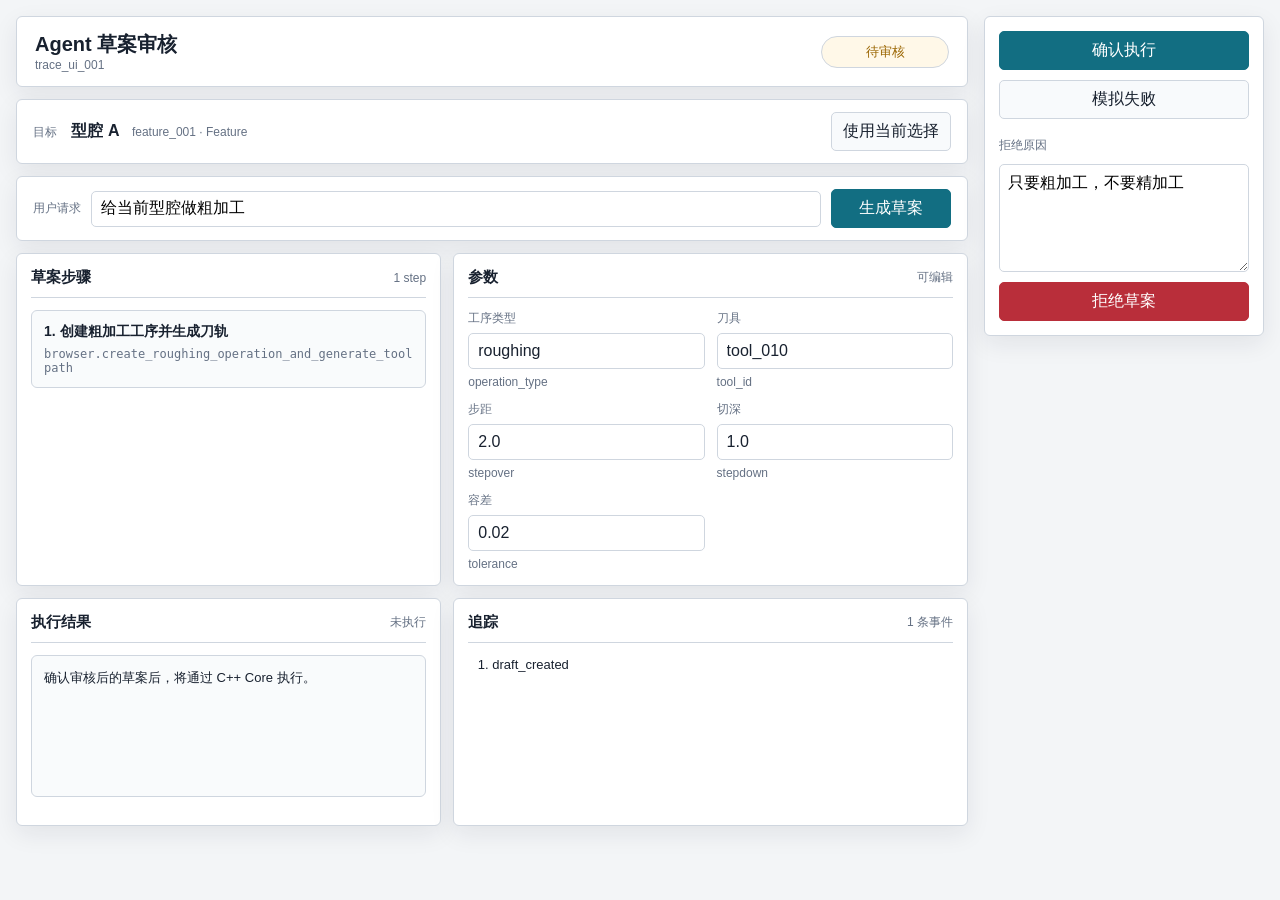
<file: ui_prototype/agent_review/index.html>
<!doctype html>
<html lang="zh-CN">
<head>
  <meta charset="utf-8">
  <meta name="viewport" content="width=device-width, initial-scale=1">
  <title>CAMClaw Agent 草案审核</title>
  <link rel="stylesheet" href="./styles.css">
</head>
<body>
  <main class="app-shell">
    <section class="workspace">
      <header class="topbar">
        <div>
          <h1>Agent 草案审核</h1>
          <p id="traceId">trace_ui_001</p>
        </div>
        <div class="status-pill" id="draftStatus">待审核</div>
      </header>

      <section class="target-row" aria-label="Target confirmation">
        <div>
          <span class="label">目标</span>
          <strong id="targetName">型腔 A</strong>
          <span id="targetMeta">feature_001 · Feature</span>
        </div>
        <button class="secondary" id="useSelectionButton" type="button">使用当前选择</button>
      </section>

      <section class="prompt-row" aria-label="Agent planning">
        <label for="userRequest">用户请求</label>
        <input id="userRequest" type="text" value="给当前型腔做粗加工">
        <button class="primary" id="generateDraftButton" type="button">生成草案</button>
      </section>

      <section class="content-grid">
        <article class="panel draft-panel">
          <header class="panel-header">
            <h2>草案步骤</h2>
            <span>1 step</span>
          </header>
          <div id="stepList" class="step-list"></div>
        </article>

        <article class="panel parameter-panel">
          <header class="panel-header">
            <h2>参数</h2>
            <span id="editMode">可编辑</span>
          </header>
          <form id="parameterForm" class="parameter-grid"></form>
        </article>

        <article class="panel result-panel">
          <header class="panel-header">
            <h2>执行结果</h2>
            <span id="resultStatus">未执行</span>
          </header>
          <div id="resultBody" class="result-body">确认审核后的草案后，将通过 C++ Core 执行。</div>
        </article>

        <article class="panel trace-panel">
          <header class="panel-header">
            <h2>追踪</h2>
            <span id="traceCount">0 events</span>
          </header>
          <ol id="traceList" class="trace-list"></ol>
        </article>
      </section>
    </section>

    <aside class="action-rail">
      <button class="primary" id="confirmButton" type="button">确认执行</button>
      <button class="secondary" id="simulateFailureButton" type="button">模拟失败</button>
      <label class="reject-label" for="rejectReason">拒绝原因</label>
      <textarea id="rejectReason" rows="5">只要粗加工，不要精加工</textarea>
      <button class="danger" id="rejectButton" type="button">拒绝草案</button>
    </aside>
  </main>

  <script src="./review.js"></script>
</body>
</html>
</file>
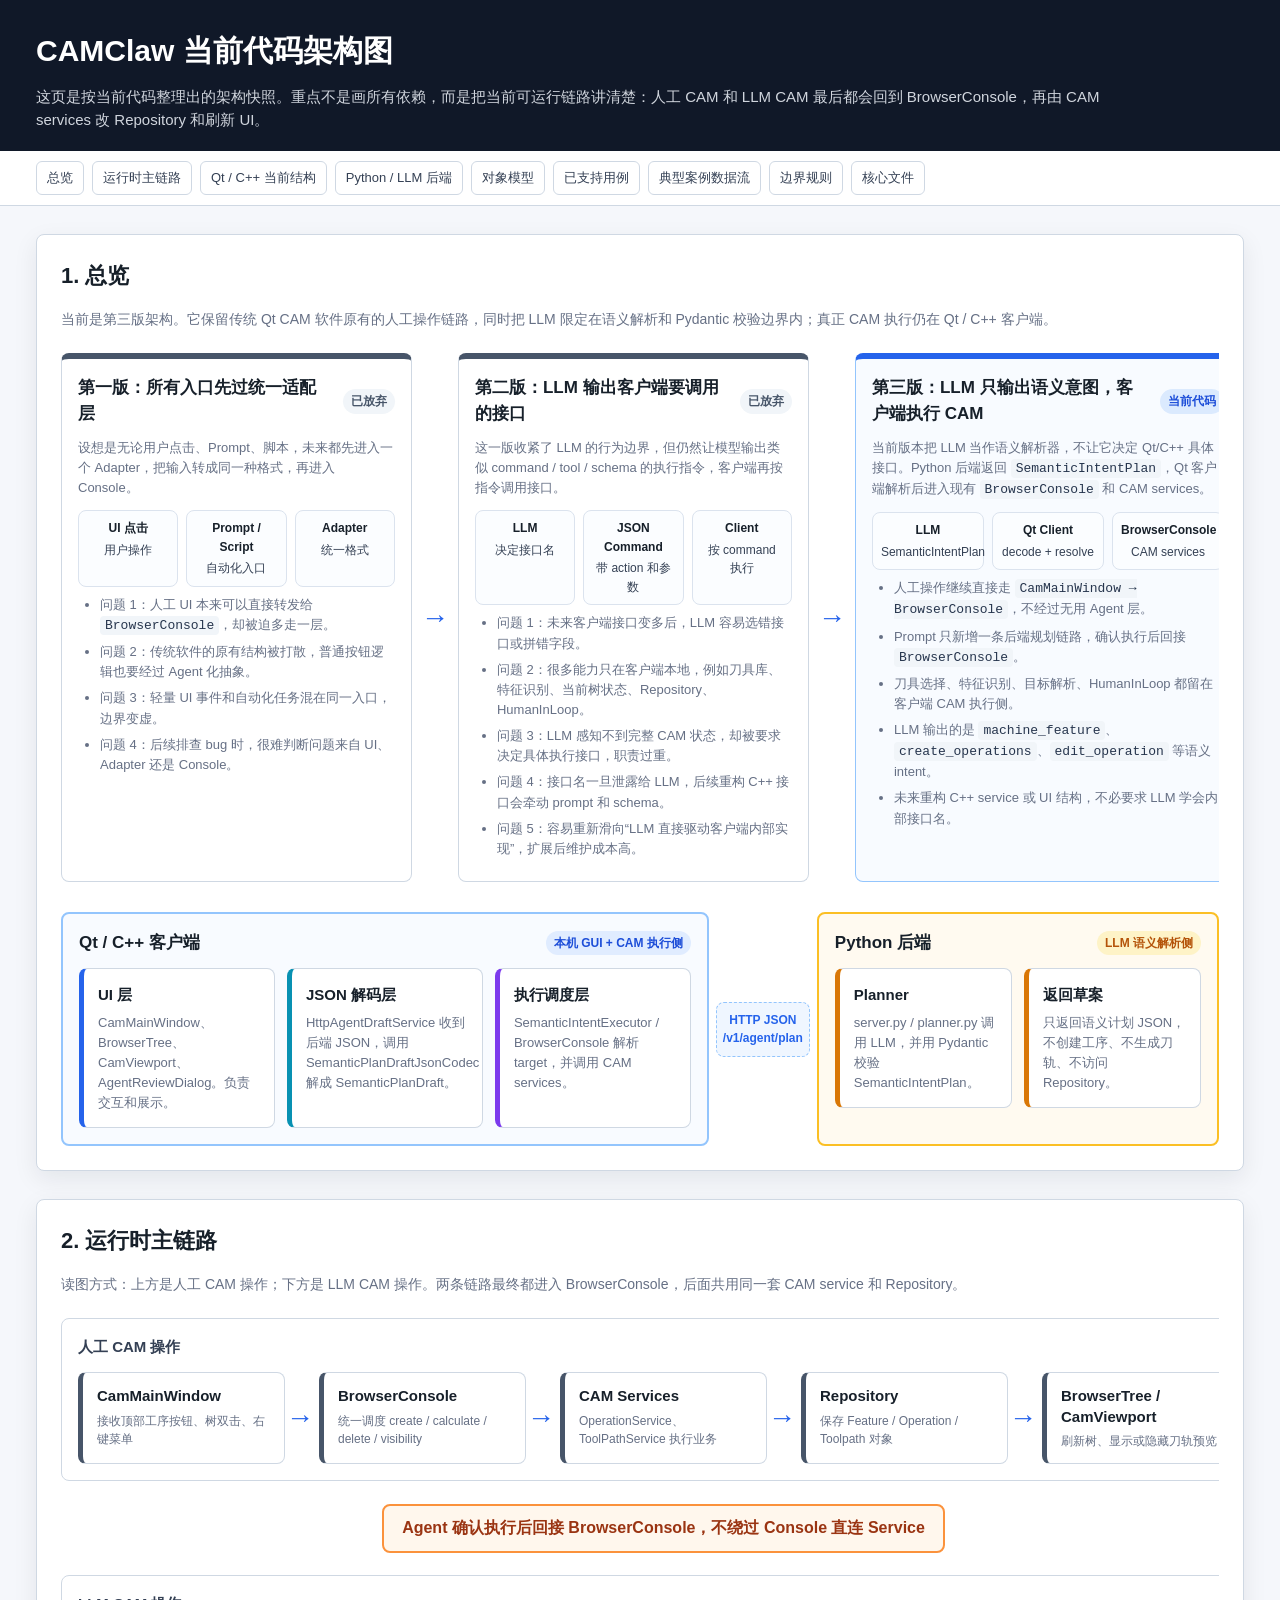
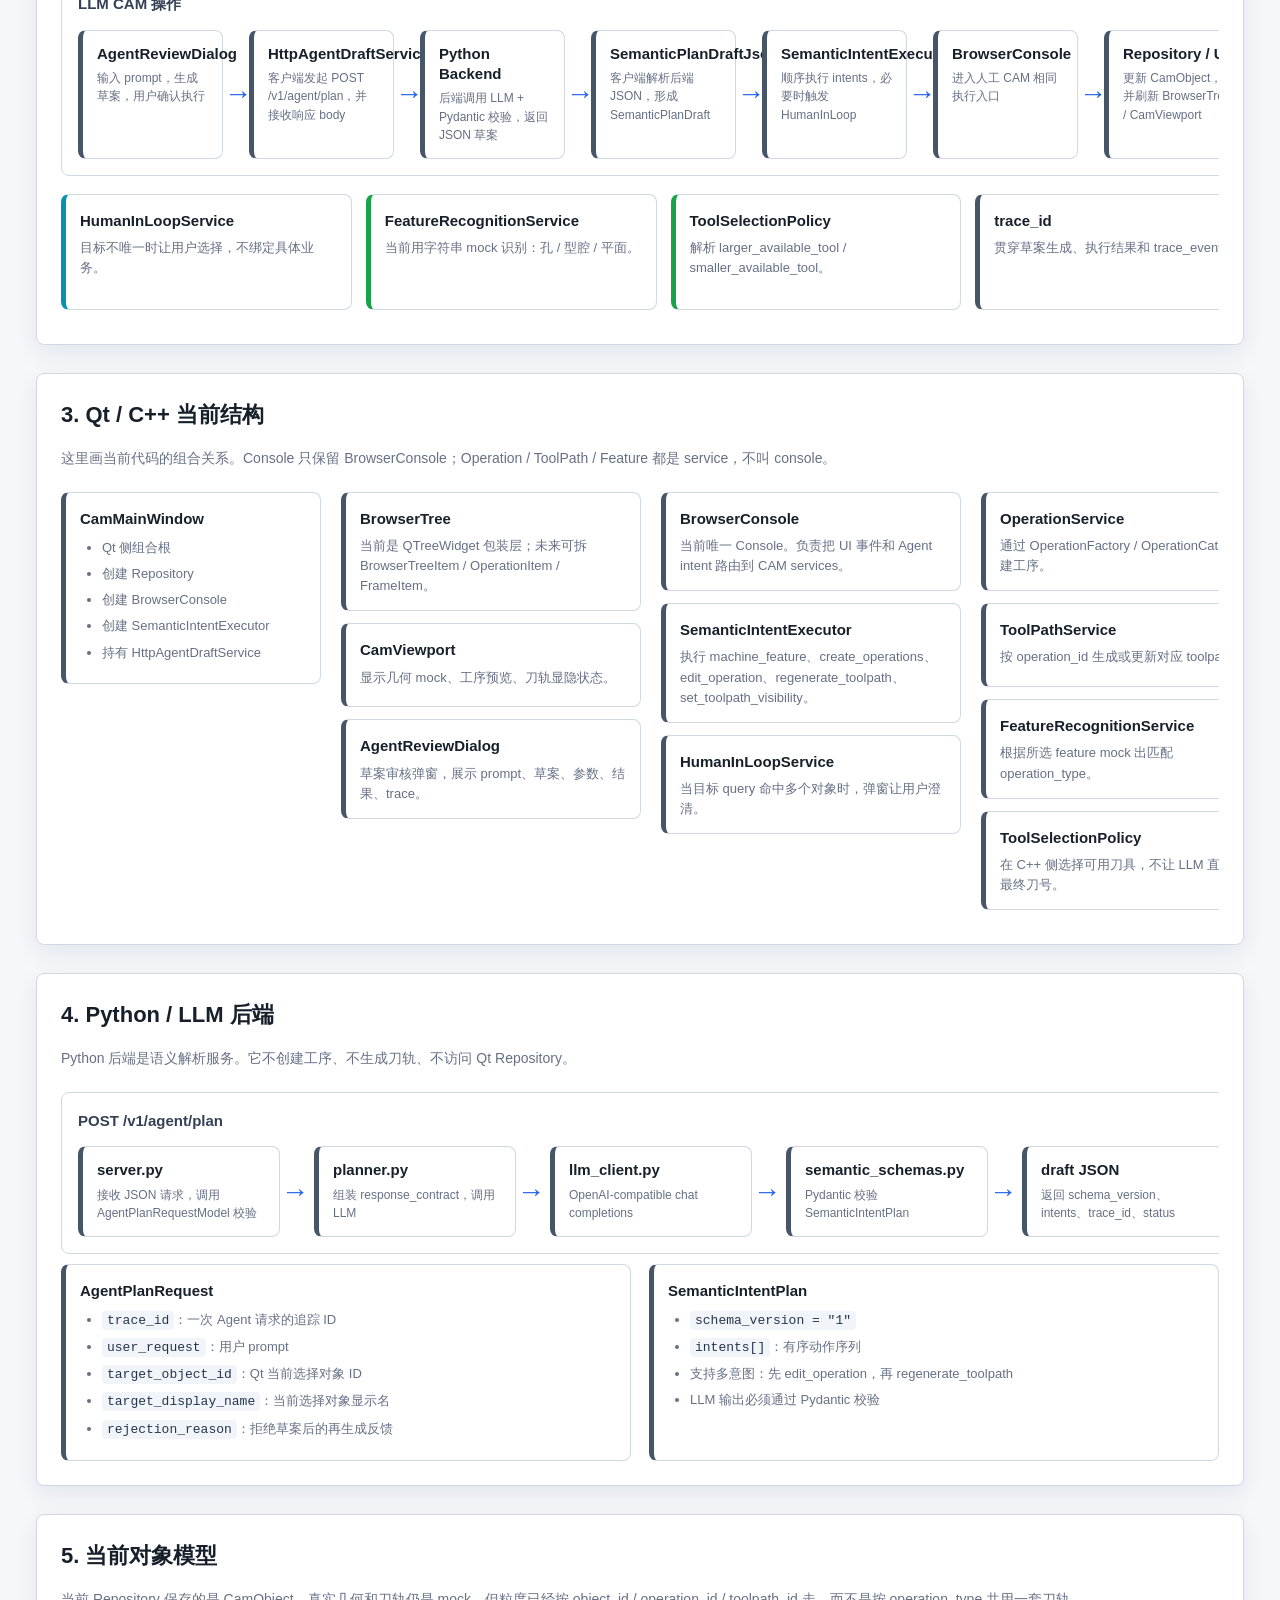
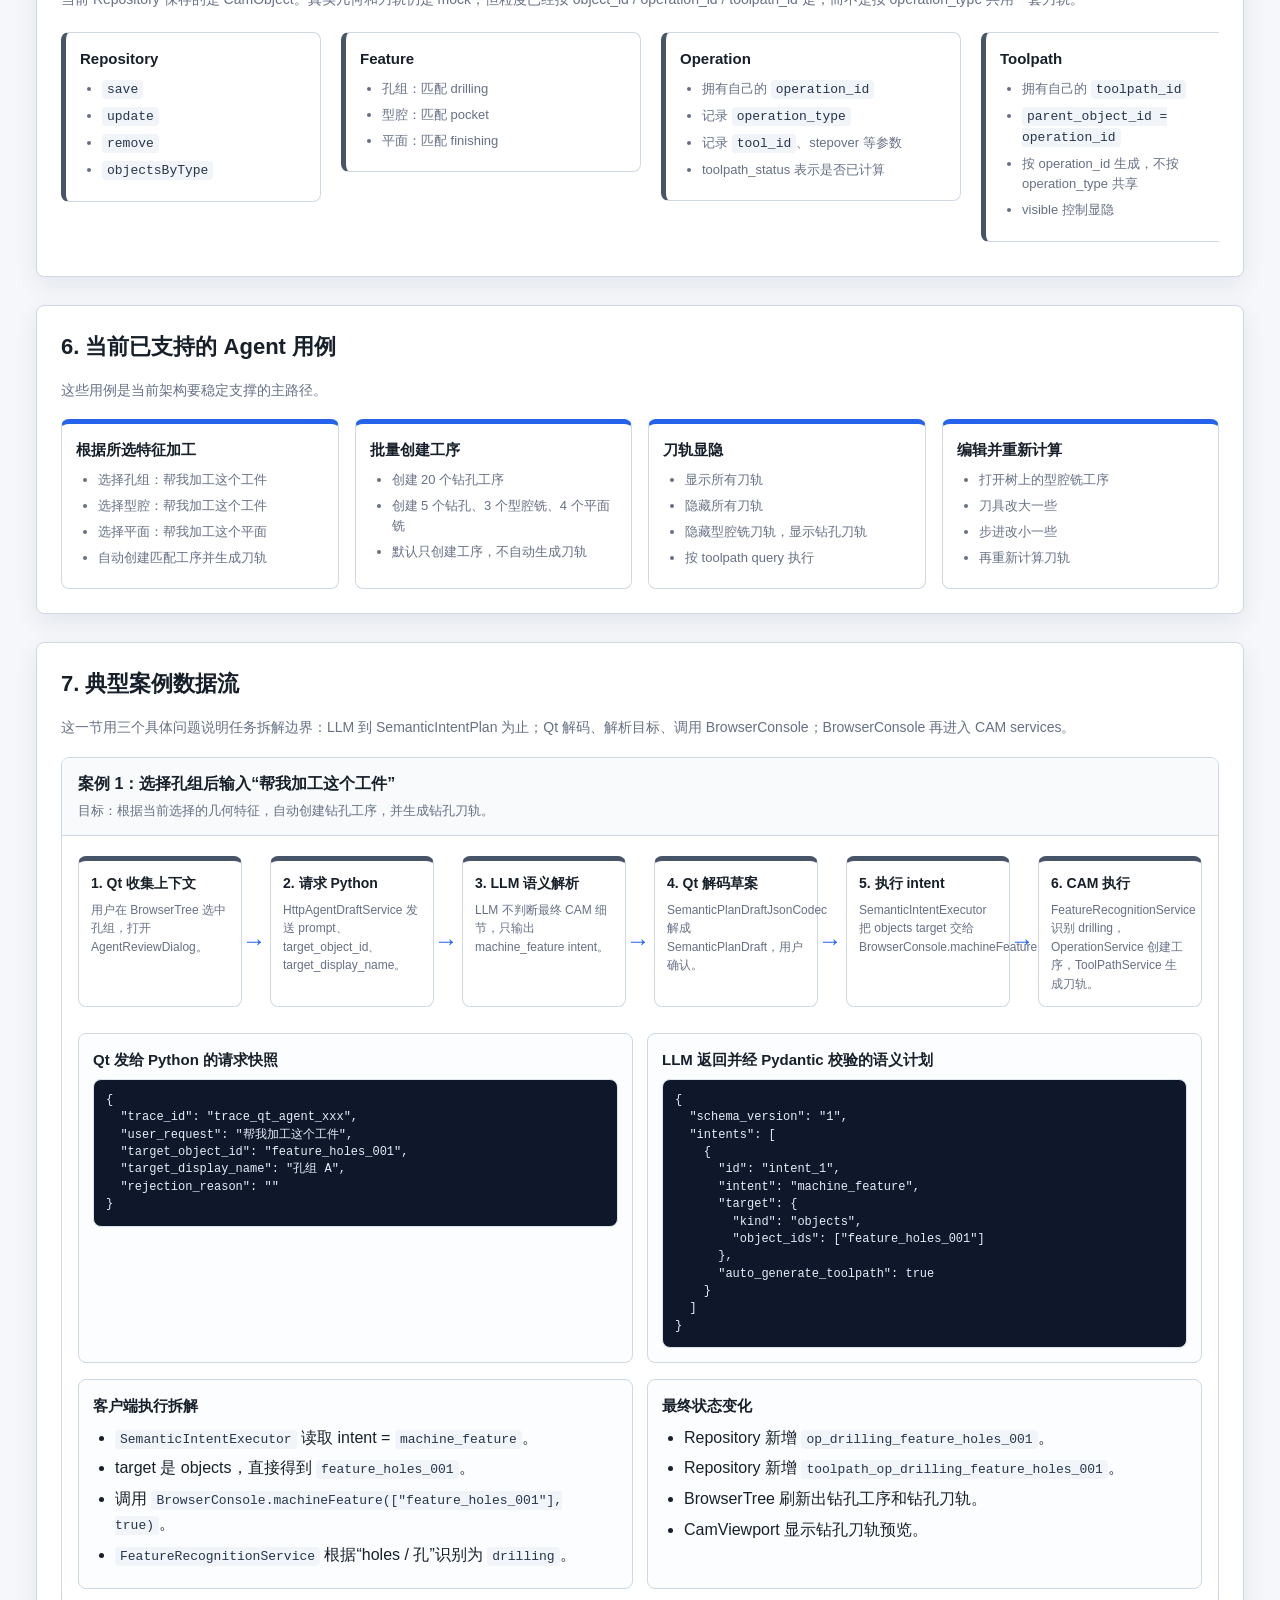
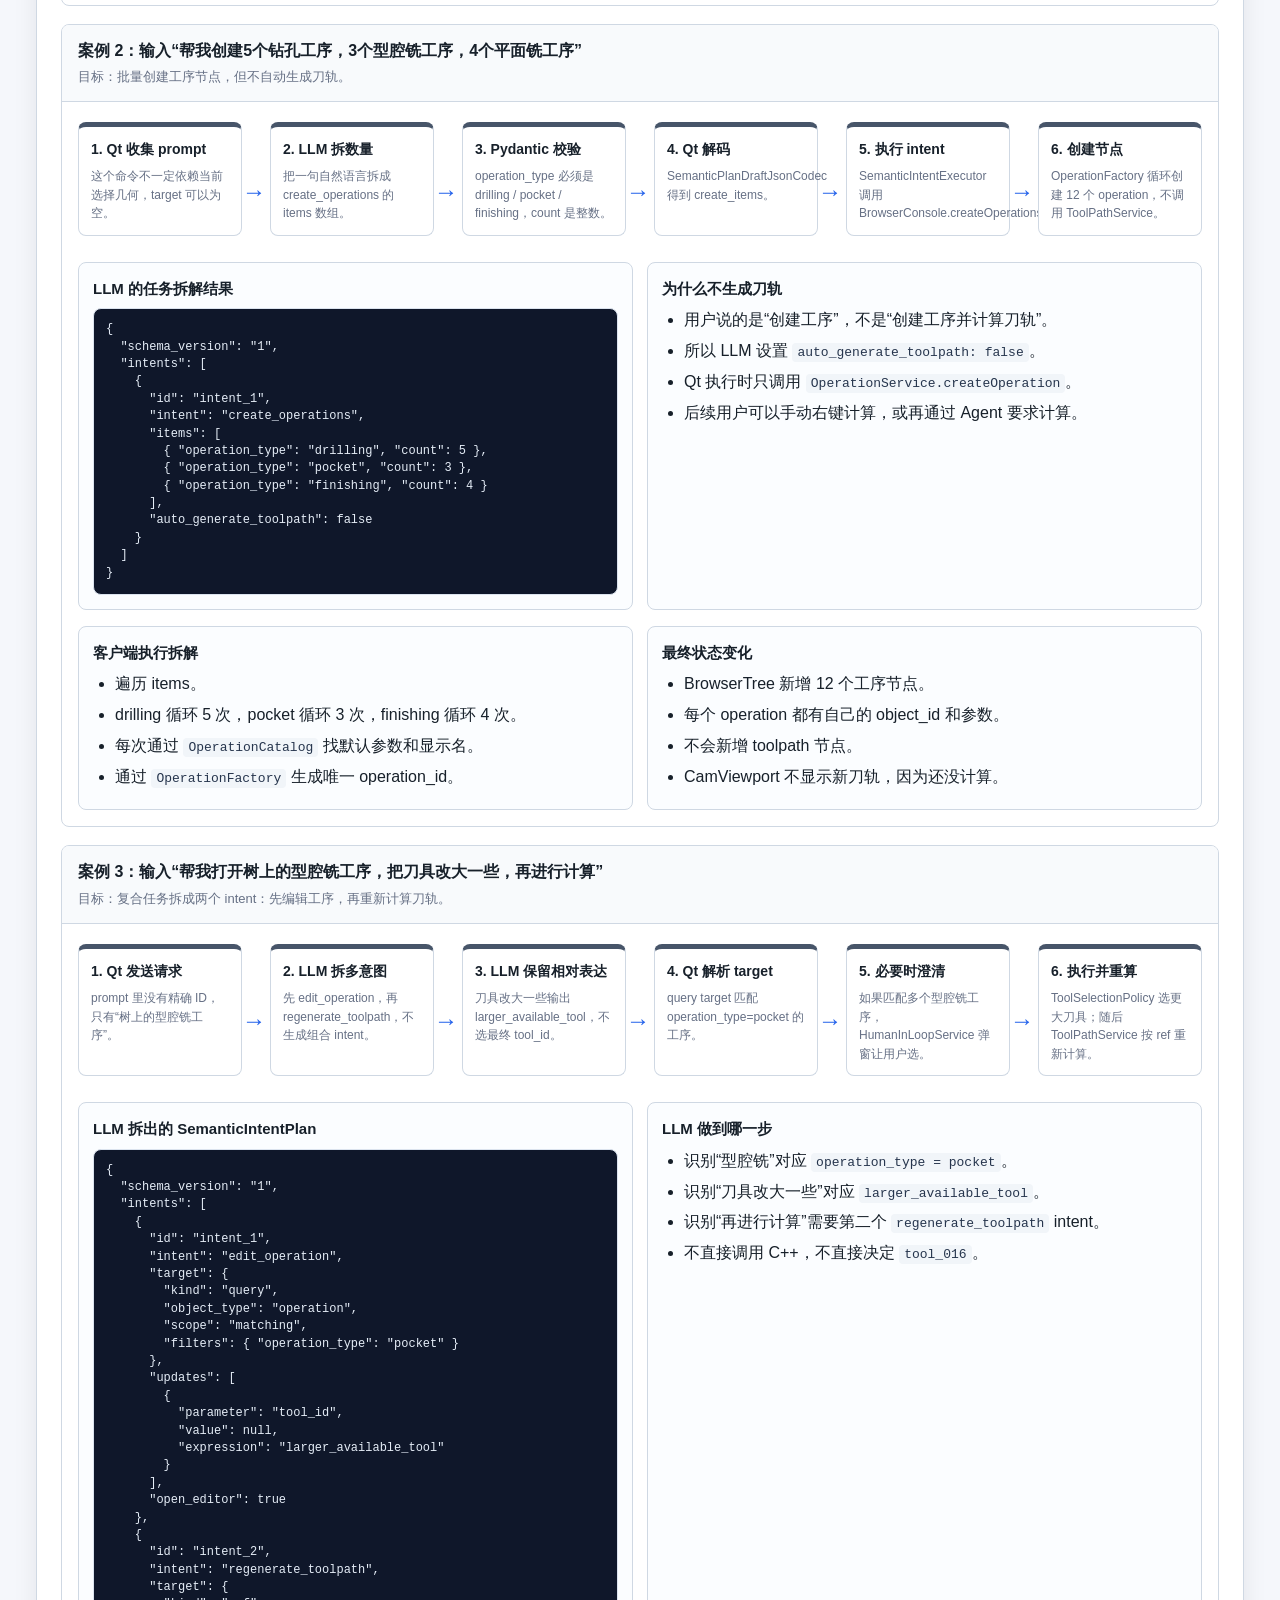
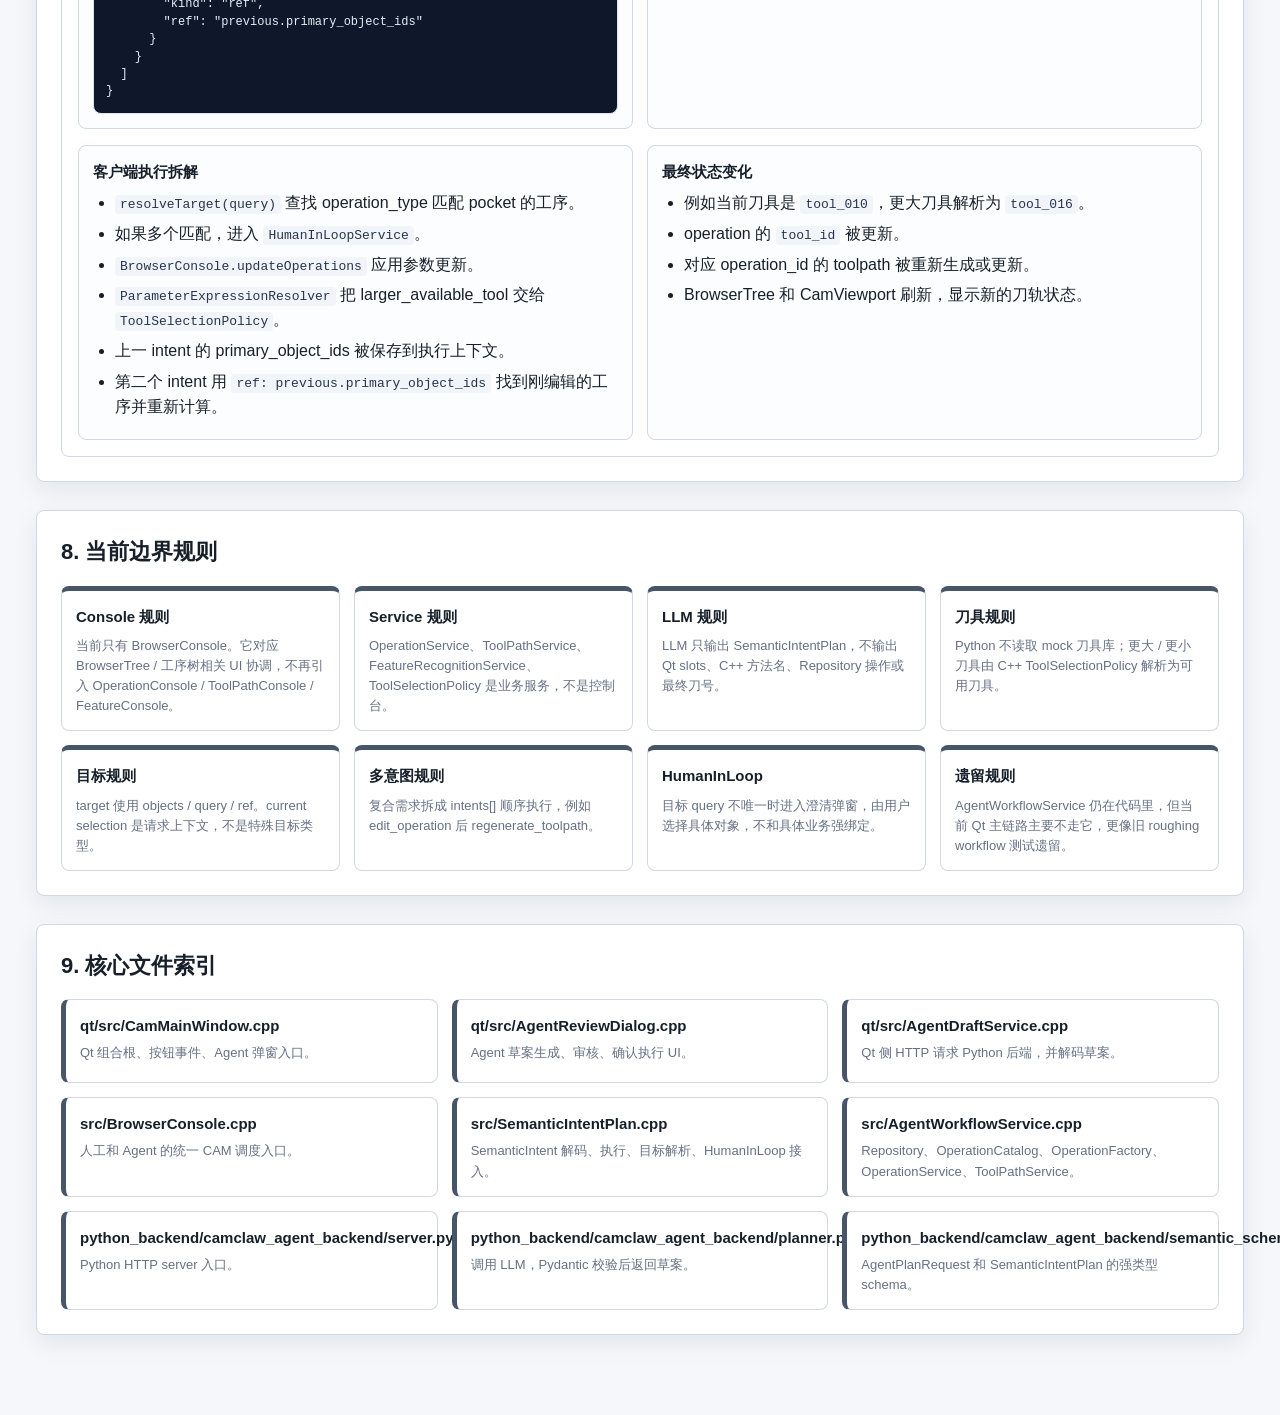
<file: docs/current-code-architecture.html>
<!doctype html>
<html lang="zh-CN">
<head>
  <meta charset="utf-8">
  <meta name="viewport" content="width=device-width, initial-scale=1">
  <title>CAMClaw 当前代码架构图</title>
  <style>
    :root {
      --bg: #f5f7fb;
      --paper: #ffffff;
      --ink: #17202a;
      --muted: #667085;
      --line: #cfd8e3;
      --blue: #2563eb;
      --cyan: #0891b2;
      --green: #16a34a;
      --amber: #d97706;
      --violet: #7c3aed;
      --slate: #475569;
      --shadow: 0 8px 24px rgba(15, 23, 42, 0.08);
    }

    * { box-sizing: border-box; }

    html { scroll-behavior: smooth; }

    body {
      margin: 0;
      min-width: 1240px;
      background: var(--bg);
      color: var(--ink);
      font-family: -apple-system, BlinkMacSystemFont, "Segoe UI", "Microsoft YaHei", sans-serif;
      line-height: 1.55;
    }

    header {
      padding: 28px 36px 20px;
      background: #101828;
      color: #fff;
    }

    header h1 {
      margin: 0;
      font-size: 30px;
      letter-spacing: 0;
    }

    header p {
      max-width: 1120px;
      margin: 10px 0 0;
      color: #d0d5dd;
      font-size: 15px;
    }

    nav {
      position: sticky;
      top: 0;
      z-index: 10;
      display: flex;
      flex-wrap: wrap;
      gap: 8px;
      padding: 10px 36px;
      background: rgba(255, 255, 255, 0.94);
      border-bottom: 1px solid var(--line);
      backdrop-filter: blur(8px);
    }

    nav a {
      color: #344054;
      text-decoration: none;
      padding: 6px 10px;
      border: 1px solid var(--line);
      border-radius: 6px;
      font-size: 13px;
      background: #fff;
    }

    nav a:hover {
      color: var(--blue);
      border-color: #93c5fd;
      background: #eff6ff;
    }

    main {
      max-width: 1520px;
      margin: 0 auto;
      padding: 28px 36px 60px;
    }

    section {
      margin: 0 0 28px;
      padding: 24px;
      background: var(--paper);
      border: 1px solid var(--line);
      border-radius: 8px;
      box-shadow: var(--shadow);
    }

    h2 {
      margin: 0 0 16px;
      font-size: 22px;
    }

    h3 {
      margin: 0 0 10px;
      font-size: 16px;
    }

    p {
      margin: 8px 0 0;
      color: var(--muted);
    }

    code {
      padding: 2px 5px;
      border-radius: 4px;
      background: #f1f5f9;
      color: #26354d;
    }

    ul {
      margin: 8px 0 0;
      padding-left: 22px;
    }

    li { margin: 6px 0; }

    .note {
      margin: 0 0 18px;
      color: var(--muted);
      font-size: 14px;
    }

    .diagram {
      overflow-x: auto;
      padding: 4px 0 10px;
    }

    .summary-grid {
      display: grid;
      grid-template-columns: repeat(4, minmax(220px, 1fr));
      gap: 14px;
    }

    .boundary-grid {
      display: grid;
      grid-template-columns: minmax(0, 1.45fr) 76px minmax(0, 0.9fr);
      gap: 16px;
      align-items: stretch;
    }

    .boundary-box {
      padding: 16px;
      border: 2px solid var(--line);
      border-radius: 8px;
      background: #fff;
    }

    .boundary-box.client {
      border-color: #93c5fd;
      background: #f8fbff;
    }

    .boundary-box.backend {
      border-color: #fbbf24;
      background: #fffaf0;
    }

    .boundary-title {
      display: flex;
      align-items: center;
      justify-content: space-between;
      gap: 12px;
      margin-bottom: 12px;
    }

    .boundary-title strong {
      font-size: 17px;
    }

    .tag {
      padding: 3px 8px;
      border-radius: 999px;
      background: #e0ecff;
      color: #1d4ed8;
      font-size: 12px;
      font-weight: 700;
      white-space: nowrap;
    }

    .backend .tag {
      background: #fef3c7;
      color: #b45309;
    }

    .boundary-inner {
      display: grid;
      grid-template-columns: repeat(3, minmax(0, 1fr));
      gap: 12px;
    }

    .boundary-box.backend .boundary-inner {
      grid-template-columns: repeat(2, minmax(0, 1fr));
    }

    .wire {
      display: flex;
      align-items: center;
      justify-content: center;
      color: var(--blue);
      font-weight: 800;
      text-align: center;
    }

    .wire span {
      display: block;
      padding: 8px 6px;
      border: 1px dashed #93c5fd;
      border-radius: 8px;
      background: #eff6ff;
      font-size: 12px;
    }

    .evolution {
      min-width: 1180px;
      display: grid;
      grid-template-columns: minmax(280px, 1fr) 46px minmax(280px, 1fr) 46px minmax(320px, 1.1fr);
      gap: 0;
      align-items: stretch;
      margin: 0 0 20px;
    }

    .version-card {
      position: relative;
      min-height: 260px;
      padding: 16px;
      border: 1px solid var(--line);
      border-top: 6px solid var(--slate);
      border-radius: 8px;
      background: #fff;
    }

    .version-card.current {
      border-color: #93c5fd;
      border-top-color: var(--blue);
      background: #f8fbff;
    }

    .version-card h3 {
      display: flex;
      align-items: center;
      justify-content: space-between;
      gap: 12px;
      margin: 0 0 10px;
      font-size: 17px;
    }

    .version-card p {
      font-size: 13px;
    }

    .version-card ul {
      color: var(--muted);
      font-size: 13px;
    }

    .version-badge {
      padding: 3px 8px;
      border-radius: 999px;
      background: #f1f5f9;
      color: #475569;
      font-size: 12px;
      white-space: nowrap;
    }

    .current .version-badge {
      background: #dbeafe;
      color: #1d4ed8;
    }

    .evolution-arrow {
      display: flex;
      align-items: center;
      justify-content: center;
      color: var(--blue);
      font-size: 28px;
      font-weight: 800;
    }

    .mini-flow {
      display: grid;
      grid-template-columns: repeat(3, minmax(0, 1fr));
      gap: 8px;
      margin-top: 12px;
    }

    .mini-node {
      min-height: 54px;
      padding: 8px;
      border: 1px solid #dbe3ee;
      border-radius: 8px;
      background: #fbfdff;
      color: #344054;
      font-size: 12px;
      text-align: center;
    }

    .mini-node strong {
      display: block;
      margin-bottom: 3px;
      color: #17202a;
      font-size: 12px;
    }

    .summary-card,
    .entity,
    .rule,
    .group {
      padding: 14px;
      border: 1px solid var(--line);
      border-radius: 8px;
      background: #fff;
    }

    .summary-card {
      border-left: 5px solid var(--slate);
      min-height: 116px;
    }

    .summary-card strong,
    .entity strong,
    .rule b,
    .group strong {
      display: block;
      color: #17202a;
      font-size: 15px;
    }

    .summary-card span,
    .entity span,
    .group span {
      display: block;
      margin-top: 6px;
      color: var(--muted);
      font-size: 13px;
    }

    .blue { border-left-color: var(--blue); }
    .cyan { border-left-color: var(--cyan); }
    .green { border-left-color: var(--green); }
    .amber { border-left-color: var(--amber); }
    .violet { border-left-color: var(--violet); }
    .slate { border-left-color: var(--slate); }

    .swimlane-diagram {
      min-width: 1180px;
      display: grid;
      gap: 18px;
    }

    .swimlane {
      position: relative;
      padding: 16px;
      border: 1px solid var(--line);
      border-radius: 8px;
      background: #fff;
    }

    .swimlane h3 {
      margin: 0 0 14px;
      color: #344054;
      font-size: 15px;
    }

    .lane-flow-5 {
      display: grid;
      grid-template-columns: repeat(5, minmax(180px, 1fr));
      gap: 34px;
      align-items: stretch;
    }

    .lane-flow-6 {
      display: grid;
      grid-template-columns: repeat(6, minmax(160px, 1fr));
      gap: 30px;
      align-items: stretch;
    }

    .lane-flow-7 {
      display: grid;
      grid-template-columns: repeat(7, minmax(145px, 1fr));
      gap: 26px;
      align-items: stretch;
    }

    .lane-flow-4 {
      display: grid;
      grid-template-columns: repeat(4, minmax(210px, 1fr));
      gap: 38px;
      align-items: stretch;
    }

    .lane-card {
      position: relative;
      min-height: 88px;
      padding: 13px 14px;
      border: 1px solid var(--line);
      border-left: 5px solid var(--slate);
      border-radius: 8px;
      background: #fff;
    }

    .lane-card strong {
      display: block;
      font-size: 15px;
      line-height: 1.35;
    }

    .lane-card span {
      display: block;
      margin-top: 5px;
      color: var(--muted);
      font-size: 12px;
    }

    .lane-card::after {
      content: "→";
      position: absolute;
      right: -30px;
      top: 50%;
      transform: translateY(-50%);
      color: #2563eb;
      font-size: 28px;
      font-weight: 800;
      line-height: 1;
    }

    .lane-card:last-child::after { display: none; }

    .reuse-note {
      position: relative;
      min-height: 58px;
      display: flex;
      align-items: center;
      justify-content: center;
      padding: 2px 22px;
    }

    .reuse-pill {
      display: inline-flex;
      align-items: center;
      gap: 8px;
      padding: 10px 18px;
      border: 2px solid #fb923c;
      border-radius: 8px;
      background: #fff7ed;
      color: #9a3412;
      font-weight: 700;
      white-space: nowrap;
    }

    .support-strip {
      display: grid;
      grid-template-columns: repeat(4, minmax(220px, 1fr));
      gap: 14px;
      min-width: 1120px;
    }

    .two-col {
      display: grid;
      grid-template-columns: minmax(0, 1fr) minmax(0, 1fr);
      gap: 18px;
    }

    .model-grid {
      min-width: 1180px;
      display: grid;
      grid-template-columns: 260px 300px 300px 300px;
      gap: 20px;
      align-items: start;
    }

    .stack {
      display: grid;
      gap: 12px;
    }

    .entity {
      min-height: 84px;
      border-left: 5px solid var(--slate);
    }

    .entity h3 {
      margin: 0 0 8px;
      font-size: 15px;
    }

    .entity ul {
      color: var(--muted);
      font-size: 13px;
    }

    .matrix {
      display: grid;
      grid-template-columns: repeat(4, minmax(240px, 1fr));
      gap: 16px;
    }

    .group {
      border-top: 5px solid var(--blue);
      min-height: 150px;
    }

    .group ul {
      color: var(--muted);
      font-size: 13px;
    }

    .decision-grid {
      display: grid;
      grid-template-columns: repeat(4, minmax(220px, 1fr));
      gap: 14px;
    }

    .rule {
      border-top: 5px solid var(--slate);
      min-height: 120px;
    }

    .rule p {
      font-size: 13px;
    }

    .file-grid {
      display: grid;
      grid-template-columns: repeat(3, minmax(260px, 1fr));
      gap: 14px;
    }

    .case-detail {
      display: grid;
      gap: 18px;
    }

    .case-panel {
      border: 1px solid var(--line);
      border-radius: 8px;
      background: #fff;
      overflow: hidden;
    }

    .case-head {
      padding: 14px 16px;
      border-bottom: 1px solid var(--line);
      background: #f8fafc;
    }

    .case-head strong {
      display: block;
      font-size: 16px;
    }

    .case-head span {
      display: block;
      margin-top: 4px;
      color: var(--muted);
      font-size: 13px;
    }

    .case-body {
      padding: 16px;
      display: grid;
      gap: 16px;
    }

    .flow-steps {
      min-width: 1120px;
      display: grid;
      grid-template-columns: repeat(6, minmax(150px, 1fr));
      gap: 28px;
      align-items: stretch;
    }

    .flow-step {
      position: relative;
      min-height: 112px;
      padding: 12px;
      border: 1px solid var(--line);
      border-top: 5px solid var(--slate);
      border-radius: 8px;
      background: #fff;
    }

    .flow-step::after {
      content: "→";
      position: absolute;
      right: -25px;
      top: 42%;
      color: var(--blue);
      font-size: 24px;
      font-weight: 800;
    }

    .flow-step:last-child::after { display: none; }

    .flow-step b {
      display: block;
      font-size: 14px;
    }

    .flow-step p {
      margin-top: 6px;
      font-size: 12px;
    }

    .data-grid {
      display: grid;
      grid-template-columns: minmax(0, 1fr) minmax(0, 1fr);
      gap: 14px;
    }

    .data-card {
      padding: 14px;
      border: 1px solid var(--line);
      border-radius: 8px;
      background: #fbfdff;
    }

    .data-card h3 {
      margin: 0 0 8px;
      font-size: 15px;
    }

    pre {
      margin: 8px 0 0;
      padding: 12px;
      overflow: auto;
      border: 1px solid #dbe3ee;
      border-radius: 8px;
      background: #0f172a;
      color: #e5edf7;
      font-size: 12px;
      line-height: 1.45;
    }
  </style>
</head>
<body>
  <header>
    <h1>CAMClaw 当前代码架构图</h1>
    <p>这页是按当前代码整理出的架构快照。重点不是画所有依赖，而是把当前可运行链路讲清楚：人工 CAM 和 LLM CAM 最后都会回到 BrowserConsole，再由 CAM services 改 Repository 和刷新 UI。</p>
  </header>

  <nav>
    <a href="#overview">总览</a>
    <a href="#runtime">运行时主链路</a>
    <a href="#qt">Qt / C++ 当前结构</a>
    <a href="#python">Python / LLM 后端</a>
    <a href="#model">对象模型</a>
    <a href="#cases">已支持用例</a>
    <a href="#case-flow">典型案例数据流</a>
    <a href="#rules">边界规则</a>
    <a href="#files">核心文件</a>
  </nav>

  <main>
    <section id="overview">
      <h2>1. 总览</h2>
      <p class="note">当前是第三版架构。它保留传统 Qt CAM 软件原有的人工操作链路，同时把 LLM 限定在语义解析和 Pydantic 校验边界内；真正 CAM 执行仍在 Qt / C++ 客户端。</p>

      <div class="diagram">
        <div class="evolution">
          <div class="version-card">
            <h3>第一版：所有入口先过统一适配层 <span class="version-badge">已放弃</span></h3>
            <p>设想是无论用户点击、Prompt、脚本，未来都先进入一个 Adapter，把输入转成同一种格式，再进入 Console。</p>
            <div class="mini-flow">
              <div class="mini-node"><strong>UI 点击</strong>用户操作</div>
              <div class="mini-node"><strong>Prompt / Script</strong>自动化入口</div>
              <div class="mini-node"><strong>Adapter</strong>统一格式</div>
            </div>
            <ul>
              <li>问题 1：人工 UI 本来可以直接转发给 <code>BrowserConsole</code>，却被迫多走一层。</li>
              <li>问题 2：传统软件的原有结构被打散，普通按钮逻辑也要经过 Agent 化抽象。</li>
              <li>问题 3：轻量 UI 事件和自动化任务混在同一入口，边界变虚。</li>
              <li>问题 4：后续排查 bug 时，很难判断问题来自 UI、Adapter 还是 Console。</li>
            </ul>
          </div>

          <div class="evolution-arrow">→</div>

          <div class="version-card">
            <h3>第二版：LLM 输出客户端要调用的接口 <span class="version-badge">已放弃</span></h3>
            <p>这一版收紧了 LLM 的行为边界，但仍然让模型输出类似 command / tool / schema 的执行指令，客户端再按指令调用接口。</p>
            <div class="mini-flow">
              <div class="mini-node"><strong>LLM</strong>决定接口名</div>
              <div class="mini-node"><strong>JSON Command</strong>带 action 和参数</div>
              <div class="mini-node"><strong>Client</strong>按 command 执行</div>
            </div>
            <ul>
              <li>问题 1：未来客户端接口变多后，LLM 容易选错接口或拼错字段。</li>
              <li>问题 2：很多能力只在客户端本地，例如刀具库、特征识别、当前树状态、Repository、HumanInLoop。</li>
              <li>问题 3：LLM 感知不到完整 CAM 状态，却被要求决定具体执行接口，职责过重。</li>
              <li>问题 4：接口名一旦泄露给 LLM，后续重构 C++ 接口会牵动 prompt 和 schema。</li>
              <li>问题 5：容易重新滑向“LLM 直接驱动客户端内部实现”，扩展后维护成本高。</li>
            </ul>
          </div>

          <div class="evolution-arrow">→</div>

          <div class="version-card current">
            <h3>第三版：LLM 只输出语义意图，客户端执行 CAM <span class="version-badge">当前代码</span></h3>
            <p>当前版本把 LLM 当作语义解析器，不让它决定 Qt/C++ 具体接口。Python 后端返回 <code>SemanticIntentPlan</code>，Qt 客户端解析后进入现有 <code>BrowserConsole</code> 和 CAM services。</p>
            <div class="mini-flow">
              <div class="mini-node"><strong>LLM</strong>SemanticIntentPlan</div>
              <div class="mini-node"><strong>Qt Client</strong>decode + resolve</div>
              <div class="mini-node"><strong>BrowserConsole</strong>CAM services</div>
            </div>
            <ul>
              <li>人工操作继续直接走 <code>CamMainWindow → BrowserConsole</code>，不经过无用 Agent 层。</li>
              <li>Prompt 只新增一条后端规划链路，确认执行后回接 <code>BrowserConsole</code>。</li>
              <li>刀具选择、特征识别、目标解析、HumanInLoop 都留在客户端 CAM 执行侧。</li>
              <li>LLM 输出的是 <code>machine_feature</code>、<code>create_operations</code>、<code>edit_operation</code> 等语义 intent。</li>
              <li>未来重构 C++ service 或 UI 结构，不必要求 LLM 学会内部接口名。</li>
            </ul>
          </div>
        </div>
      </div>

      <div class="boundary-grid">
        <div class="boundary-box client">
          <div class="boundary-title">
            <strong>Qt / C++ 客户端</strong>
            <span class="tag">本机 GUI + CAM 执行侧</span>
          </div>
          <div class="boundary-inner">
            <div class="summary-card blue"><strong>UI 层</strong><span>CamMainWindow、BrowserTree、CamViewport、AgentReviewDialog。负责交互和展示。</span></div>
            <div class="summary-card cyan"><strong>JSON 解码层</strong><span>HttpAgentDraftService 收到后端 JSON，调用 SemanticPlanDraftJsonCodec 解成 SemanticPlanDraft。</span></div>
            <div class="summary-card violet"><strong>执行调度层</strong><span>SemanticIntentExecutor / BrowserConsole 解析 target，并调用 CAM services。</span></div>
          </div>
        </div>
        <div class="wire"><span>HTTP JSON<br>/v1/agent/plan</span></div>
        <div class="boundary-box backend">
          <div class="boundary-title">
            <strong>Python 后端</strong>
            <span class="tag">LLM 语义解析侧</span>
          </div>
          <div class="boundary-inner">
            <div class="summary-card amber"><strong>Planner</strong><span>server.py / planner.py 调用 LLM，并用 Pydantic 校验 SemanticIntentPlan。</span></div>
            <div class="summary-card amber"><strong>返回草案</strong><span>只返回语义计划 JSON，不创建工序、不生成刀轨、不访问 Repository。</span></div>
          </div>
        </div>
      </div>
    </section>

    <section id="runtime">
      <h2>2. 运行时主链路</h2>
      <p class="note">读图方式：上方是人工 CAM 操作；下方是 LLM CAM 操作。两条链路最终都进入 BrowserConsole，后面共用同一套 CAM service 和 Repository。</p>
      <div class="diagram">
        <div class="swimlane-diagram">
          <div class="swimlane">
            <h3>人工 CAM 操作</h3>
            <div class="lane-flow-5">
              <div class="lane-card blue"><strong>CamMainWindow</strong><span>接收顶部工序按钮、树双击、右键菜单</span></div>
              <div class="lane-card violet"><strong>BrowserConsole</strong><span>统一调度 create / calculate / delete / visibility</span></div>
              <div class="lane-card green"><strong>CAM Services</strong><span>OperationService、ToolPathService 执行业务</span></div>
              <div class="lane-card slate"><strong>Repository</strong><span>保存 Feature / Operation / Toolpath 对象</span></div>
              <div class="lane-card blue"><strong>BrowserTree / CamViewport</strong><span>刷新树、显示或隐藏刀轨预览</span></div>
            </div>
          </div>

          <div class="reuse-note">
            <span class="reuse-pill">Agent 确认执行后回接 BrowserConsole，不绕过 Console 直连 Service</span>
          </div>

          <div class="swimlane">
            <h3>LLM CAM 操作</h3>
            <div class="lane-flow-7">
              <div class="lane-card cyan"><strong>AgentReviewDialog</strong><span>输入 prompt，生成草案，用户确认执行</span></div>
              <div class="lane-card cyan"><strong>HttpAgentDraftService</strong><span>客户端发起 POST /v1/agent/plan，并接收响应 body</span></div>
              <div class="lane-card amber"><strong>Python Backend</strong><span>后端调用 LLM + Pydantic 校验，返回 JSON 草案</span></div>
              <div class="lane-card cyan"><strong>SemanticPlanDraftJsonCodec</strong><span>客户端解析后端 JSON，形成 SemanticPlanDraft</span></div>
              <div class="lane-card violet"><strong>SemanticIntentExecutor</strong><span>顺序执行 intents，必要时触发 HumanInLoop</span></div>
              <div class="lane-card violet"><strong>BrowserConsole</strong><span>进入人工 CAM 相同执行入口</span></div>
              <div class="lane-card green"><strong>Repository / UI</strong><span>更新 CamObject，并刷新 BrowserTree / CamViewport</span></div>
            </div>
          </div>

          <div class="support-strip">
            <div class="summary-card cyan"><strong>HumanInLoopService</strong><span>目标不唯一时让用户选择，不绑定具体业务。</span></div>
            <div class="summary-card green"><strong>FeatureRecognitionService</strong><span>当前用字符串 mock 识别：孔 / 型腔 / 平面。</span></div>
            <div class="summary-card green"><strong>ToolSelectionPolicy</strong><span>解析 larger_available_tool / smaller_available_tool。</span></div>
            <div class="summary-card slate"><strong>trace_id</strong><span>贯穿草案生成、执行结果和 trace_events。</span></div>
          </div>
        </div>
      </div>
    </section>

    <section id="qt">
      <h2>3. Qt / C++ 当前结构</h2>
      <p class="note">这里画当前代码的组合关系。Console 只保留 BrowserConsole；Operation / ToolPath / Feature 都是 service，不叫 console。</p>
      <div class="diagram">
        <div class="model-grid">
          <div class="entity blue">
            <h3>CamMainWindow</h3>
            <ul>
              <li>Qt 侧组合根</li>
              <li>创建 Repository</li>
              <li>创建 BrowserConsole</li>
              <li>创建 SemanticIntentExecutor</li>
              <li>持有 HttpAgentDraftService</li>
            </ul>
          </div>

          <div class="stack">
            <div class="entity blue"><strong>BrowserTree</strong><span>当前是 QTreeWidget 包装层；未来可拆 BrowserTreeItem / OperationItem / FrameItem。</span></div>
            <div class="entity blue"><strong>CamViewport</strong><span>显示几何 mock、工序预览、刀轨显隐状态。</span></div>
            <div class="entity blue"><strong>AgentReviewDialog</strong><span>草案审核弹窗，展示 prompt、草案、参数、结果、trace。</span></div>
          </div>

          <div class="stack">
            <div class="entity violet"><strong>BrowserConsole</strong><span>当前唯一 Console。负责把 UI 事件和 Agent intent 路由到 CAM services。</span></div>
            <div class="entity violet"><strong>SemanticIntentExecutor</strong><span>执行 machine_feature、create_operations、edit_operation、regenerate_toolpath、set_toolpath_visibility。</span></div>
            <div class="entity violet"><strong>HumanInLoopService</strong><span>当目标 query 命中多个对象时，弹窗让用户澄清。</span></div>
          </div>

          <div class="stack">
            <div class="entity green"><strong>OperationService</strong><span>通过 OperationFactory / OperationCatalog 创建工序。</span></div>
            <div class="entity green"><strong>ToolPathService</strong><span>按 operation_id 生成或更新对应 toolpath。</span></div>
            <div class="entity green"><strong>FeatureRecognitionService</strong><span>根据所选 feature mock 出匹配 operation_type。</span></div>
            <div class="entity green"><strong>ToolSelectionPolicy</strong><span>在 C++ 侧选择可用刀具，不让 LLM 直接决定最终刀号。</span></div>
          </div>
        </div>
      </div>
    </section>

    <section id="python">
      <h2>4. Python / LLM 后端</h2>
      <p class="note">Python 后端是语义解析服务。它不创建工序、不生成刀轨、不访问 Qt Repository。</p>
      <div class="diagram">
        <div class="swimlane-diagram">
          <div class="swimlane">
            <h3>POST /v1/agent/plan</h3>
            <div class="lane-flow-5">
              <div class="lane-card amber"><strong>server.py</strong><span>接收 JSON 请求，调用 AgentPlanRequestModel 校验</span></div>
              <div class="lane-card amber"><strong>planner.py</strong><span>组装 response_contract，调用 LLM</span></div>
              <div class="lane-card amber"><strong>llm_client.py</strong><span>OpenAI-compatible chat completions</span></div>
              <div class="lane-card amber"><strong>semantic_schemas.py</strong><span>Pydantic 校验 SemanticIntentPlan</span></div>
              <div class="lane-card amber"><strong>draft JSON</strong><span>返回 schema_version、intents、trace_id、status</span></div>
            </div>
          </div>
        </div>
      </div>

      <div class="two-col">
        <div class="entity amber">
          <h3>AgentPlanRequest</h3>
          <ul>
            <li><code>trace_id</code>：一次 Agent 请求的追踪 ID</li>
            <li><code>user_request</code>：用户 prompt</li>
            <li><code>target_object_id</code>：Qt 当前选择对象 ID</li>
            <li><code>target_display_name</code>：当前选择对象显示名</li>
            <li><code>rejection_reason</code>：拒绝草案后的再生成反馈</li>
          </ul>
        </div>
        <div class="entity amber">
          <h3>SemanticIntentPlan</h3>
          <ul>
            <li><code>schema_version = "1"</code></li>
            <li><code>intents[]</code>：有序动作序列</li>
            <li>支持多意图：先 edit_operation，再 regenerate_toolpath</li>
            <li>LLM 输出必须通过 Pydantic 校验</li>
          </ul>
        </div>
      </div>
    </section>

    <section id="model">
      <h2>5. 当前对象模型</h2>
      <p class="note">当前 Repository 保存的是 CamObject。真实几何和刀轨仍是 mock，但粒度已经按 object_id / operation_id / toolpath_id 走，而不是按 operation_type 共用一套刀轨。</p>
      <div class="diagram">
        <div class="model-grid">
          <div class="entity slate">
            <h3>Repository</h3>
            <ul>
              <li><code>save</code></li>
              <li><code>update</code></li>
              <li><code>remove</code></li>
              <li><code>objectsByType</code></li>
            </ul>
          </div>
          <div class="entity green">
            <h3>Feature</h3>
            <ul>
              <li>孔组：匹配 drilling</li>
              <li>型腔：匹配 pocket</li>
              <li>平面：匹配 finishing</li>
            </ul>
          </div>
          <div class="entity green">
            <h3>Operation</h3>
            <ul>
              <li>拥有自己的 <code>operation_id</code></li>
              <li>记录 <code>operation_type</code></li>
              <li>记录 <code>tool_id</code>、stepover 等参数</li>
              <li>toolpath_status 表示是否已计算</li>
            </ul>
          </div>
          <div class="entity green">
            <h3>Toolpath</h3>
            <ul>
              <li>拥有自己的 <code>toolpath_id</code></li>
              <li><code>parent_object_id = operation_id</code></li>
              <li>按 operation_id 生成，不按 operation_type 共享</li>
              <li>visible 控制显隐</li>
            </ul>
          </div>
        </div>
      </div>
    </section>

    <section id="cases">
      <h2>6. 当前已支持的 Agent 用例</h2>
      <p class="note">这些用例是当前架构要稳定支撑的主路径。</p>
      <div class="matrix">
        <div class="group">
          <strong>根据所选特征加工</strong>
          <ul>
            <li>选择孔组：帮我加工这个工件</li>
            <li>选择型腔：帮我加工这个工件</li>
            <li>选择平面：帮我加工这个平面</li>
            <li>自动创建匹配工序并生成刀轨</li>
          </ul>
        </div>
        <div class="group">
          <strong>批量创建工序</strong>
          <ul>
            <li>创建 20 个钻孔工序</li>
            <li>创建 5 个钻孔、3 个型腔铣、4 个平面铣</li>
            <li>默认只创建工序，不自动生成刀轨</li>
          </ul>
        </div>
        <div class="group">
          <strong>刀轨显隐</strong>
          <ul>
            <li>显示所有刀轨</li>
            <li>隐藏所有刀轨</li>
            <li>隐藏型腔铣刀轨，显示钻孔刀轨</li>
            <li>按 toolpath query 执行</li>
          </ul>
        </div>
        <div class="group">
          <strong>编辑并重新计算</strong>
          <ul>
            <li>打开树上的型腔铣工序</li>
            <li>刀具改大一些</li>
            <li>步进改小一些</li>
            <li>再重新计算刀轨</li>
          </ul>
        </div>
      </div>
    </section>

    <section id="case-flow">
      <h2>7. 典型案例数据流</h2>
      <p class="note">这一节用三个具体问题说明任务拆解边界：LLM 到 SemanticIntentPlan 为止；Qt 解码、解析目标、调用 BrowserConsole；BrowserConsole 再进入 CAM services。</p>
      <div class="case-detail">
        <div class="case-panel">
          <div class="case-head">
            <strong>案例 1：选择孔组后输入“帮我加工这个工件”</strong>
            <span>目标：根据当前选择的几何特征，自动创建钻孔工序，并生成钻孔刀轨。</span>
          </div>
          <div class="case-body">
            <div class="diagram">
              <div class="flow-steps">
                <div class="flow-step blue"><b>1. Qt 收集上下文</b><p>用户在 BrowserTree 选中孔组，打开 AgentReviewDialog。</p></div>
                <div class="flow-step amber"><b>2. 请求 Python</b><p>HttpAgentDraftService 发送 prompt、target_object_id、target_display_name。</p></div>
                <div class="flow-step amber"><b>3. LLM 语义解析</b><p>LLM 不判断最终 CAM 细节，只输出 machine_feature intent。</p></div>
                <div class="flow-step violet"><b>4. Qt 解码草案</b><p>SemanticPlanDraftJsonCodec 解成 SemanticPlanDraft，用户确认。</p></div>
                <div class="flow-step violet"><b>5. 执行 intent</b><p>SemanticIntentExecutor 把 objects target 交给 BrowserConsole.machineFeature。</p></div>
                <div class="flow-step green"><b>6. CAM 执行</b><p>FeatureRecognitionService 识别 drilling，OperationService 创建工序，ToolPathService 生成刀轨。</p></div>
              </div>
            </div>

            <div class="data-grid">
              <div class="data-card">
                <h3>Qt 发给 Python 的请求快照</h3>
                <pre>{
  "trace_id": "trace_qt_agent_xxx",
  "user_request": "帮我加工这个工件",
  "target_object_id": "feature_holes_001",
  "target_display_name": "孔组 A",
  "rejection_reason": ""
}</pre>
              </div>
              <div class="data-card">
                <h3>LLM 返回并经 Pydantic 校验的语义计划</h3>
                <pre>{
  "schema_version": "1",
  "intents": [
    {
      "id": "intent_1",
      "intent": "machine_feature",
      "target": {
        "kind": "objects",
        "object_ids": ["feature_holes_001"]
      },
      "auto_generate_toolpath": true
    }
  ]
}</pre>
              </div>
            </div>

            <div class="data-grid">
              <div class="data-card">
                <h3>客户端执行拆解</h3>
                <ul>
                  <li><code>SemanticIntentExecutor</code> 读取 intent = <code>machine_feature</code>。</li>
                  <li>target 是 objects，直接得到 <code>feature_holes_001</code>。</li>
                  <li>调用 <code>BrowserConsole.machineFeature(["feature_holes_001"], true)</code>。</li>
                  <li><code>FeatureRecognitionService</code> 根据“holes / 孔”识别为 <code>drilling</code>。</li>
                </ul>
              </div>
              <div class="data-card">
                <h3>最终状态变化</h3>
                <ul>
                  <li>Repository 新增 <code>op_drilling_feature_holes_001</code>。</li>
                  <li>Repository 新增 <code>toolpath_op_drilling_feature_holes_001</code>。</li>
                  <li>BrowserTree 刷新出钻孔工序和钻孔刀轨。</li>
                  <li>CamViewport 显示钻孔刀轨预览。</li>
                </ul>
              </div>
            </div>
          </div>
        </div>

        <div class="case-panel">
          <div class="case-head">
            <strong>案例 2：输入“帮我创建5个钻孔工序，3个型腔铣工序，4个平面铣工序”</strong>
            <span>目标：批量创建工序节点，但不自动生成刀轨。</span>
          </div>
          <div class="case-body">
            <div class="diagram">
              <div class="flow-steps">
                <div class="flow-step blue"><b>1. Qt 收集 prompt</b><p>这个命令不一定依赖当前选择几何，target 可以为空。</p></div>
                <div class="flow-step amber"><b>2. LLM 拆数量</b><p>把一句自然语言拆成 create_operations 的 items 数组。</p></div>
                <div class="flow-step amber"><b>3. Pydantic 校验</b><p>operation_type 必须是 drilling / pocket / finishing，count 是整数。</p></div>
                <div class="flow-step violet"><b>4. Qt 解码</b><p>SemanticPlanDraftJsonCodec 得到 create_items。</p></div>
                <div class="flow-step violet"><b>5. 执行 intent</b><p>SemanticIntentExecutor 调用 BrowserConsole.createOperations。</p></div>
                <div class="flow-step green"><b>6. 创建节点</b><p>OperationFactory 循环创建 12 个 operation，不调用 ToolPathService。</p></div>
              </div>
            </div>

            <div class="data-grid">
              <div class="data-card">
                <h3>LLM 的任务拆解结果</h3>
                <pre>{
  "schema_version": "1",
  "intents": [
    {
      "id": "intent_1",
      "intent": "create_operations",
      "items": [
        { "operation_type": "drilling", "count": 5 },
        { "operation_type": "pocket", "count": 3 },
        { "operation_type": "finishing", "count": 4 }
      ],
      "auto_generate_toolpath": false
    }
  ]
}</pre>
              </div>
              <div class="data-card">
                <h3>为什么不生成刀轨</h3>
                <ul>
                  <li>用户说的是“创建工序”，不是“创建工序并计算刀轨”。</li>
                  <li>所以 LLM 设置 <code>auto_generate_toolpath: false</code>。</li>
                  <li>Qt 执行时只调用 <code>OperationService.createOperation</code>。</li>
                  <li>后续用户可以手动右键计算，或再通过 Agent 要求计算。</li>
                </ul>
              </div>
            </div>

            <div class="data-grid">
              <div class="data-card">
                <h3>客户端执行拆解</h3>
                <ul>
                  <li>遍历 items。</li>
                  <li>drilling 循环 5 次，pocket 循环 3 次，finishing 循环 4 次。</li>
                  <li>每次通过 <code>OperationCatalog</code> 找默认参数和显示名。</li>
                  <li>通过 <code>OperationFactory</code> 生成唯一 operation_id。</li>
                </ul>
              </div>
              <div class="data-card">
                <h3>最终状态变化</h3>
                <ul>
                  <li>BrowserTree 新增 12 个工序节点。</li>
                  <li>每个 operation 都有自己的 object_id 和参数。</li>
                  <li>不会新增 toolpath 节点。</li>
                  <li>CamViewport 不显示新刀轨，因为还没计算。</li>
                </ul>
              </div>
            </div>
          </div>
        </div>

        <div class="case-panel">
          <div class="case-head">
            <strong>案例 3：输入“帮我打开树上的型腔铣工序，把刀具改大一些，再进行计算”</strong>
            <span>目标：复合任务拆成两个 intent：先编辑工序，再重新计算刀轨。</span>
          </div>
          <div class="case-body">
            <div class="diagram">
              <div class="flow-steps">
                <div class="flow-step blue"><b>1. Qt 发送请求</b><p>prompt 里没有精确 ID，只有“树上的型腔铣工序”。</p></div>
                <div class="flow-step amber"><b>2. LLM 拆多意图</b><p>先 edit_operation，再 regenerate_toolpath，不生成组合 intent。</p></div>
                <div class="flow-step amber"><b>3. LLM 保留相对表达</b><p>刀具改大一些输出 larger_available_tool，不选最终 tool_id。</p></div>
                <div class="flow-step violet"><b>4. Qt 解析 target</b><p>query target 匹配 operation_type=pocket 的工序。</p></div>
                <div class="flow-step violet"><b>5. 必要时澄清</b><p>如果匹配多个型腔铣工序，HumanInLoopService 弹窗让用户选。</p></div>
                <div class="flow-step green"><b>6. 执行并重算</b><p>ToolSelectionPolicy 选更大刀具；随后 ToolPathService 按 ref 重新计算。</p></div>
              </div>
            </div>

            <div class="data-grid">
              <div class="data-card">
                <h3>LLM 拆出的 SemanticIntentPlan</h3>
                <pre>{
  "schema_version": "1",
  "intents": [
    {
      "id": "intent_1",
      "intent": "edit_operation",
      "target": {
        "kind": "query",
        "object_type": "operation",
        "scope": "matching",
        "filters": { "operation_type": "pocket" }
      },
      "updates": [
        {
          "parameter": "tool_id",
          "value": null,
          "expression": "larger_available_tool"
        }
      ],
      "open_editor": true
    },
    {
      "id": "intent_2",
      "intent": "regenerate_toolpath",
      "target": {
        "kind": "ref",
        "ref": "previous.primary_object_ids"
      }
    }
  ]
}</pre>
              </div>
              <div class="data-card">
                <h3>LLM 做到哪一步</h3>
                <ul>
                  <li>识别“型腔铣”对应 <code>operation_type = pocket</code>。</li>
                  <li>识别“刀具改大一些”对应 <code>larger_available_tool</code>。</li>
                  <li>识别“再进行计算”需要第二个 <code>regenerate_toolpath</code> intent。</li>
                  <li>不直接调用 C++，不直接决定 <code>tool_016</code>。</li>
                </ul>
              </div>
            </div>

            <div class="data-grid">
              <div class="data-card">
                <h3>客户端执行拆解</h3>
                <ul>
                  <li><code>resolveTarget(query)</code> 查找 operation_type 匹配 pocket 的工序。</li>
                  <li>如果多个匹配，进入 <code>HumanInLoopService</code>。</li>
                  <li><code>BrowserConsole.updateOperations</code> 应用参数更新。</li>
                  <li><code>ParameterExpressionResolver</code> 把 larger_available_tool 交给 <code>ToolSelectionPolicy</code>。</li>
                  <li>上一 intent 的 primary_object_ids 被保存到执行上下文。</li>
                  <li>第二个 intent 用 <code>ref: previous.primary_object_ids</code> 找到刚编辑的工序并重新计算。</li>
                </ul>
              </div>
              <div class="data-card">
                <h3>最终状态变化</h3>
                <ul>
                  <li>例如当前刀具是 <code>tool_010</code>，更大刀具解析为 <code>tool_016</code>。</li>
                  <li>operation 的 <code>tool_id</code> 被更新。</li>
                  <li>对应 operation_id 的 toolpath 被重新生成或更新。</li>
                  <li>BrowserTree 和 CamViewport 刷新，显示新的刀轨状态。</li>
                </ul>
              </div>
            </div>
          </div>
        </div>
      </div>
    </section>

    <section id="rules">
      <h2>8. 当前边界规则</h2>
      <div class="decision-grid">
        <div class="rule"><b>Console 规则</b><p>当前只有 BrowserConsole。它对应 BrowserTree / 工序树相关 UI 协调，不再引入 OperationConsole / ToolPathConsole / FeatureConsole。</p></div>
        <div class="rule"><b>Service 规则</b><p>OperationService、ToolPathService、FeatureRecognitionService、ToolSelectionPolicy 是业务服务，不是控制台。</p></div>
        <div class="rule"><b>LLM 规则</b><p>LLM 只输出 SemanticIntentPlan，不输出 Qt slots、C++ 方法名、Repository 操作或最终刀号。</p></div>
        <div class="rule"><b>刀具规则</b><p>Python 不读取 mock 刀具库；更大 / 更小刀具由 C++ ToolSelectionPolicy 解析为可用刀具。</p></div>
        <div class="rule"><b>目标规则</b><p>target 使用 objects / query / ref。current selection 是请求上下文，不是特殊目标类型。</p></div>
        <div class="rule"><b>多意图规则</b><p>复合需求拆成 intents[] 顺序执行，例如 edit_operation 后 regenerate_toolpath。</p></div>
        <div class="rule"><b>HumanInLoop</b><p>目标 query 不唯一时进入澄清弹窗，由用户选择具体对象，不和具体业务强绑定。</p></div>
        <div class="rule"><b>遗留规则</b><p>AgentWorkflowService 仍在代码里，但当前 Qt 主链路主要不走它，更像旧 roughing workflow 测试遗留。</p></div>
      </div>
    </section>

    <section id="files">
      <h2>9. 核心文件索引</h2>
      <div class="file-grid">
        <div class="entity blue"><strong>qt/src/CamMainWindow.cpp</strong><span>Qt 组合根、按钮事件、Agent 弹窗入口。</span></div>
        <div class="entity blue"><strong>qt/src/AgentReviewDialog.cpp</strong><span>Agent 草案生成、审核、确认执行 UI。</span></div>
        <div class="entity blue"><strong>qt/src/AgentDraftService.cpp</strong><span>Qt 侧 HTTP 请求 Python 后端，并解码草案。</span></div>
        <div class="entity violet"><strong>src/BrowserConsole.cpp</strong><span>人工和 Agent 的统一 CAM 调度入口。</span></div>
        <div class="entity violet"><strong>src/SemanticIntentPlan.cpp</strong><span>SemanticIntent 解码、执行、目标解析、HumanInLoop 接入。</span></div>
        <div class="entity green"><strong>src/AgentWorkflowService.cpp</strong><span>Repository、OperationCatalog、OperationFactory、OperationService、ToolPathService。</span></div>
        <div class="entity amber"><strong>python_backend/camclaw_agent_backend/server.py</strong><span>Python HTTP server 入口。</span></div>
        <div class="entity amber"><strong>python_backend/camclaw_agent_backend/planner.py</strong><span>调用 LLM，Pydantic 校验后返回草案。</span></div>
        <div class="entity amber"><strong>python_backend/camclaw_agent_backend/semantic_schemas.py</strong><span>AgentPlanRequest 和 SemanticIntentPlan 的强类型 schema。</span></div>
      </div>
    </section>
  </main>
</body>
</html>
</file>
<file: ui_prototype/agent_review/styles.css>
:root {
  --bg: #f3f5f7;
  --surface: #ffffff;
  --line: #cfd6df;
  --text: #18212f;
  --muted: #657184;
  --accent: #126e82;
  --accent-strong: #0b4d5d;
  --danger: #b92e3a;
  --ok: #267a46;
  --warn: #9a6500;
  --shadow: 0 8px 24px rgba(20, 31, 45, 0.08);
  font-family: "Segoe UI", "Microsoft YaHei", Arial, sans-serif;
}

* {
  box-sizing: border-box;
}

body {
  margin: 0;
  min-height: 100vh;
  background: var(--bg);
  color: var(--text);
}

button,
input,
textarea {
  font: inherit;
}

.app-shell {
  display: grid;
  grid-template-columns: minmax(0, 1fr) 280px;
  gap: 16px;
  min-height: 100vh;
  padding: 16px;
}

.workspace {
  min-width: 0;
}

.topbar,
.target-row,
.panel,
.action-rail {
  background: var(--surface);
  border: 1px solid var(--line);
  border-radius: 6px;
  box-shadow: var(--shadow);
}

.topbar {
  display: flex;
  align-items: center;
  justify-content: space-between;
  gap: 16px;
  padding: 14px 18px;
}

h1,
h2,
p {
  margin: 0;
}

h1 {
  font-size: 20px;
  font-weight: 650;
}

h2 {
  font-size: 15px;
  font-weight: 650;
}

.topbar p,
.panel-header span,
.target-row span,
.field span {
  color: var(--muted);
  font-size: 12px;
}

.status-pill {
  min-width: 128px;
  padding: 6px 10px;
  border: 1px solid var(--line);
  border-radius: 999px;
  text-align: center;
  color: var(--warn);
  background: #fff8e8;
  font-size: 13px;
}

.status-pill.done {
  color: var(--ok);
  background: #edf8f0;
}

.status-pill.rejected,
.status-pill.failed {
  color: var(--danger);
  background: #fff0f2;
}

.target-row {
  display: flex;
  align-items: center;
  justify-content: space-between;
  gap: 16px;
  margin-top: 12px;
  padding: 12px 16px;
}

.prompt-row {
  display: grid;
  grid-template-columns: auto minmax(260px, 1fr) 120px;
  align-items: center;
  gap: 10px;
  margin-top: 12px;
  padding: 12px 16px;
  background: var(--surface);
  border: 1px solid var(--line);
  border-radius: 6px;
  box-shadow: var(--shadow);
}

.prompt-row label {
  color: var(--muted);
  font-size: 12px;
}

.prompt-row input {
  width: 100%;
  min-height: 36px;
  border: 1px solid var(--line);
  border-radius: 5px;
  padding: 7px 9px;
}

.target-row strong {
  margin: 0 8px 0 10px;
}

.content-grid {
  display: grid;
  grid-template-columns: minmax(320px, 0.95fr) minmax(360px, 1.15fr);
  gap: 12px;
  margin-top: 12px;
}

.panel {
  min-width: 0;
  min-height: 228px;
  padding: 14px;
}

.panel-header {
  display: flex;
  align-items: center;
  justify-content: space-between;
  gap: 12px;
  padding-bottom: 10px;
  border-bottom: 1px solid var(--line);
}

.step-list {
  display: grid;
  gap: 10px;
  margin-top: 12px;
}

.step {
  border: 1px solid var(--line);
  border-radius: 6px;
  padding: 12px;
  background: #f9fbfc;
}

.step strong {
  display: block;
  margin-bottom: 6px;
  font-size: 14px;
}

.step code {
  display: block;
  overflow-wrap: anywhere;
  color: var(--muted);
  font-size: 12px;
}

.parameter-grid {
  display: grid;
  grid-template-columns: repeat(2, minmax(0, 1fr));
  gap: 12px;
  margin-top: 12px;
}

.field {
  display: grid;
  gap: 6px;
}

.field label {
  font-size: 12px;
  color: var(--muted);
}

.field input {
  width: 100%;
  min-height: 36px;
  border: 1px solid var(--line);
  border-radius: 5px;
  padding: 7px 9px;
  color: var(--text);
  background: #fff;
}

.field input:disabled,
textarea:disabled {
  color: #788397;
  background: #eef1f4;
}

.result-body {
  margin-top: 12px;
  padding: 12px;
  min-height: 142px;
  border: 1px solid var(--line);
  border-radius: 6px;
  background: #f9fbfc;
  white-space: pre-wrap;
  overflow-wrap: anywhere;
  font-size: 13px;
  line-height: 1.55;
}

.trace-list {
  margin: 12px 0 0;
  padding-left: 24px;
  max-height: 168px;
  overflow: auto;
  font-size: 13px;
  line-height: 1.5;
}

.trace-list li {
  margin-bottom: 6px;
}

.action-rail {
  display: flex;
  flex-direction: column;
  gap: 10px;
  align-self: start;
  position: sticky;
  top: 16px;
  padding: 14px;
}

button {
  min-height: 38px;
  border: 1px solid var(--line);
  border-radius: 5px;
  padding: 8px 11px;
  cursor: pointer;
}

.primary {
  color: #fff;
  border-color: var(--accent);
  background: var(--accent);
}

.primary:hover {
  background: var(--accent-strong);
}

.secondary {
  color: var(--text);
  background: #f8fafc;
}

.danger {
  color: #fff;
  border-color: var(--danger);
  background: var(--danger);
}

.reject-label {
  margin-top: 8px;
  color: var(--muted);
  font-size: 12px;
}

textarea {
  width: 100%;
  resize: vertical;
  border: 1px solid var(--line);
  border-radius: 5px;
  padding: 8px;
}

@media (max-width: 980px) {
  .app-shell {
    grid-template-columns: 1fr;
  }

  .action-rail {
    position: static;
  }
}

@media (max-width: 720px) {
  .content-grid,
  .parameter-grid {
    grid-template-columns: 1fr;
  }

  .topbar,
  .target-row,
  .prompt-row {
    align-items: flex-start;
    flex-direction: column;
  }

  .prompt-row {
    display: flex;
  }
}
</file>
